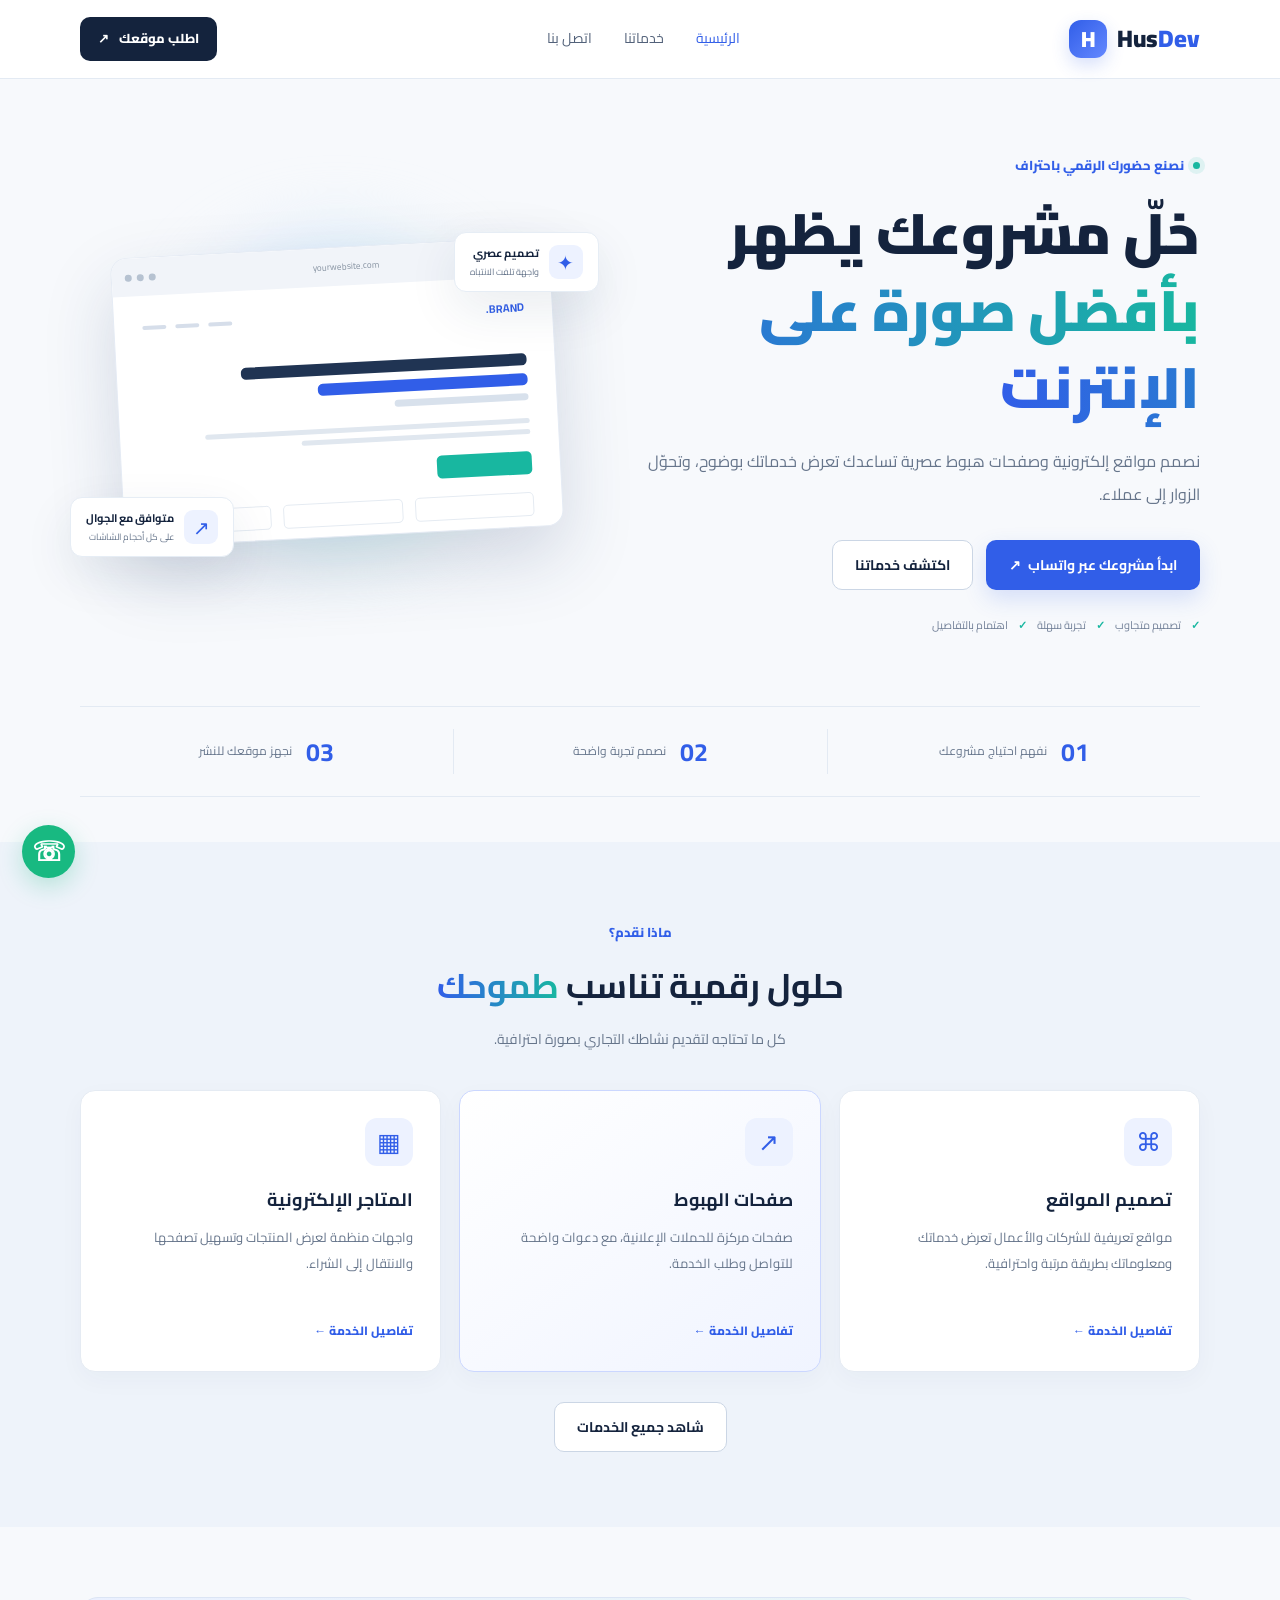
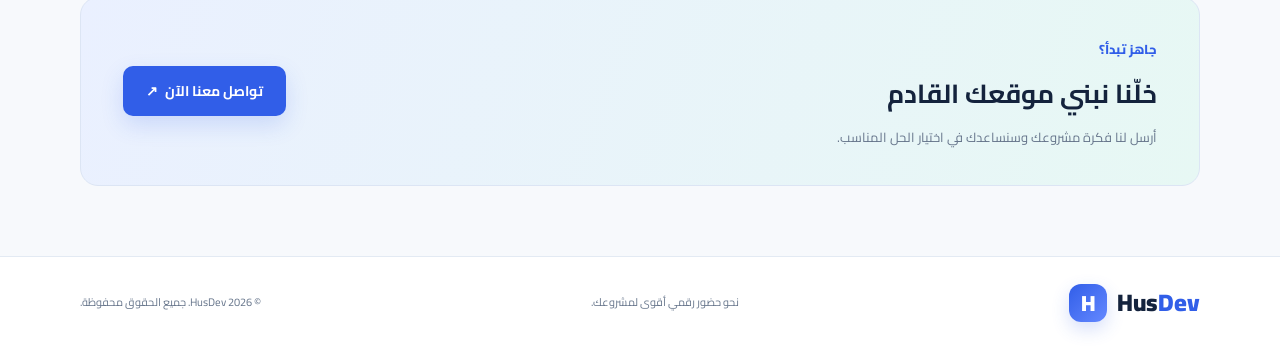
<file: index.html>
<!DOCTYPE html>
<html lang="ar" dir="rtl">
<head>
  <meta charset="UTF-8">
  <meta name="viewport" content="width=device-width, initial-scale=1.0">
  <meta name="description" content="HusDev لتصميم وبرمجة المواقع الإلكترونية وصفحات الهبوط والمتاجر الإلكترونية المتجاوبة مع جميع الأجهزة.">
  <meta name="keywords" content="تصميم مواقع, برمجة مواقع, تصميم صفحات الهبوط, Landing Page, HTML, CSS, JavaScript, متاجر إلكترونية, HusDev">
  <meta name="theme-color" content="#0b1220">
  <title>HusDev | تصميم مواقع وصفحات هبوط</title>
  <link rel="preconnect" href="https://fonts.googleapis.com">
  <link rel="preconnect" href="https://fonts.gstatic.com" crossorigin>
  <link href="https://fonts.googleapis.com/css2?family=Cairo:wght@400;500;600;700;800;900&display=swap" rel="stylesheet">
  <link rel="stylesheet" href="style.css">
  <script src="script.js" defer></script> 
  <meta name="google-site-verification" content="b6iDaltG746y8i93bk4vtt7NVeel9eJtgDVm7fX7v2c" />
</head>
<body>
  <header class="site-header">
    <nav class="nav container">
      <a class="brand" href="index.html" aria-label="HusDev الرئيسية"><span class="brand-mark">H</span><span>Hus<span class="accent">Dev</span></span></a>
      <button class="menu-toggle" aria-label="فتح القائمة" aria-expanded="false">☰</button>
      <div class="nav-links">
        <a class="active" href="index.html">الرئيسية</a>
        <a href="services.html">خدماتنا</a>
        <a href="contact.html">اتصل بنا</a>
      </div>
      <a class="nav-cta" href="contact.html">اطلب موقعك <span>↗</span></a>
    </nav>
  </header>

  <main>
    <section class="hero container">
      <div class="hero-copy">
        <span class="eyebrow"><i></i> نصنع حضورك الرقمي باحتراف</span>
        <h1>خلّ مشروعك يظهر<br> <span class="gradient-text">بأفضل صورة على الإنترنت</span></h1>
        <p class="hero-text">نصمم مواقع إلكترونية وصفحات هبوط عصرية تساعدك تعرض خدماتك بوضوح، وتحوّل الزوار إلى عملاء.</p>
        <div class="hero-actions">
          <a class="btn btn-primary" href="https://wa.me/966550863785?text=%D9%85%D8%B1%D8%AD%D8%A8%D8%A7%D8%8C%20%D8%A3%D8%B1%D9%8A%D8%AF%20%D8%A7%D9%84%D8%A7%D8%B3%D8%AA%D9%81%D8%B3%D8%A7%D8%B1%20%D8%B9%D9%86%20%D8%AA%D8%B5%D9%85%D9%8A%D9%85%20%D9%85%D9%88%D9%82%D8%B9." target="_blank" rel="noopener">ابدأ مشروعك عبر واتساب <span>↗</span></a>
          <a class="btn btn-outline" href="services.html">اكتشف خدماتنا</a>
        </div>
        <div class="trust-row"><span class="trust-icon">✓</span> تصميم متجاوب <span class="trust-icon">✓</span> تجربة سهلة <span class="trust-icon">✓</span> اهتمام بالتفاصيل</div>
      </div>
      <div class="hero-art" aria-label="تصميم توضيحي لموقع إلكتروني">
        <div class="glow"></div>
        <div class="browser-card">
          <div class="browser-top"><div class="dots"><b></b><b></b><b></b></div><span>yourwebsite.com</span><div></div></div>
          <div class="mock-content">
            <div class="mock-nav"><strong>BRAND.</strong><div><i></i><i></i><i></i></div></div>
            <div class="mock-heading"><span></span><span></span><span></span></div>
            <div class="mock-lines"><i></i><i></i></div>
            <div class="mock-button"></div>
            <div class="mock-stats"><b></b><b></b><b></b></div>
          </div>
        </div>
        <div class="float-card float-one"><span>✦</span><div><strong>تصميم عصري</strong><small>واجهة تلفت الانتباه</small></div></div>
        <div class="float-card float-two"><span>↗</span><div><strong>متوافق مع الجوال</strong><small>على كل أحجام الشاشات</small></div></div>
      </div>
    </section>

    <section class="stats container">
      <div><strong>01</strong><span>نفهم احتياج مشروعك</span></div>
      <div><strong>02</strong><span>نصمم تجربة واضحة</span></div>
      <div><strong>03</strong><span>نجهز موقعك للنشر</span></div>
    </section>

    <section class="section services-preview">
      <div class="container">
        <div class="section-heading"><span class="eyebrow">ماذا نقدم؟</span><h2>حلول رقمية تناسب <span class="gradient-text">طموحك</span></h2><p>كل ما تحتاجه لتقديم نشاطك التجاري بصورة احترافية.</p></div>
        <div class="service-grid">
          <article class="service-card"><div class="service-icon">⌘</div><h3>تصميم المواقع</h3><p>مواقع تعريفية للشركات والأعمال تعرض خدماتك ومعلوماتك بطريقة مرتبة واحترافية.</p><a href="services.html">تفاصيل الخدمة <span>←</span></a></article>
          <article class="service-card featured"><div class="service-icon">↗</div><h3>صفحات الهبوط</h3><p>صفحات مركزة للحملات الإعلانية، مع دعوات واضحة للتواصل وطلب الخدمة.</p><a href="services.html">تفاصيل الخدمة <span>←</span></a></article>
          <article class="service-card"><div class="service-icon">▦</div><h3>المتاجر الإلكترونية</h3><p>واجهات منظمة لعرض المنتجات وتسهيل تصفحها والانتقال إلى الشراء.</p><a href="services.html">تفاصيل الخدمة <span>←</span></a></article>
        </div>
        <div class="center-action"><a class="btn btn-outline dark-outline" href="services.html">شاهد جميع الخدمات</a></div>
      </div>
    </section>

    <section class="cta-section container">
      <div><span class="eyebrow">جاهز تبدأ؟</span><h2>خلّنا نبني موقعك القادم</h2><p>أرسل لنا فكرة مشروعك وسنساعدك في اختيار الحل المناسب.</p></div>
      <a class="btn btn-primary" href="contact.html">تواصل معنا الآن <span>↗</span></a>
    </section>
  </main>

  <footer class="footer"><div class="container footer-inner"><a class="brand" href="index.html"><span class="brand-mark">H</span><span>Hus<span class="accent">Dev</span></span></a><p>نحو حضور رقمي أقوى لمشروعك.</p><small>© <span data-year></span> HusDev. جميع الحقوق محفوظة.</small></div></footer>
  <a class="floating-whatsapp" href="https://wa.me/966550863785" target="_blank" rel="noopener" aria-label="تواصل عبر واتساب">☏</a>
</body>
</html>
</file>
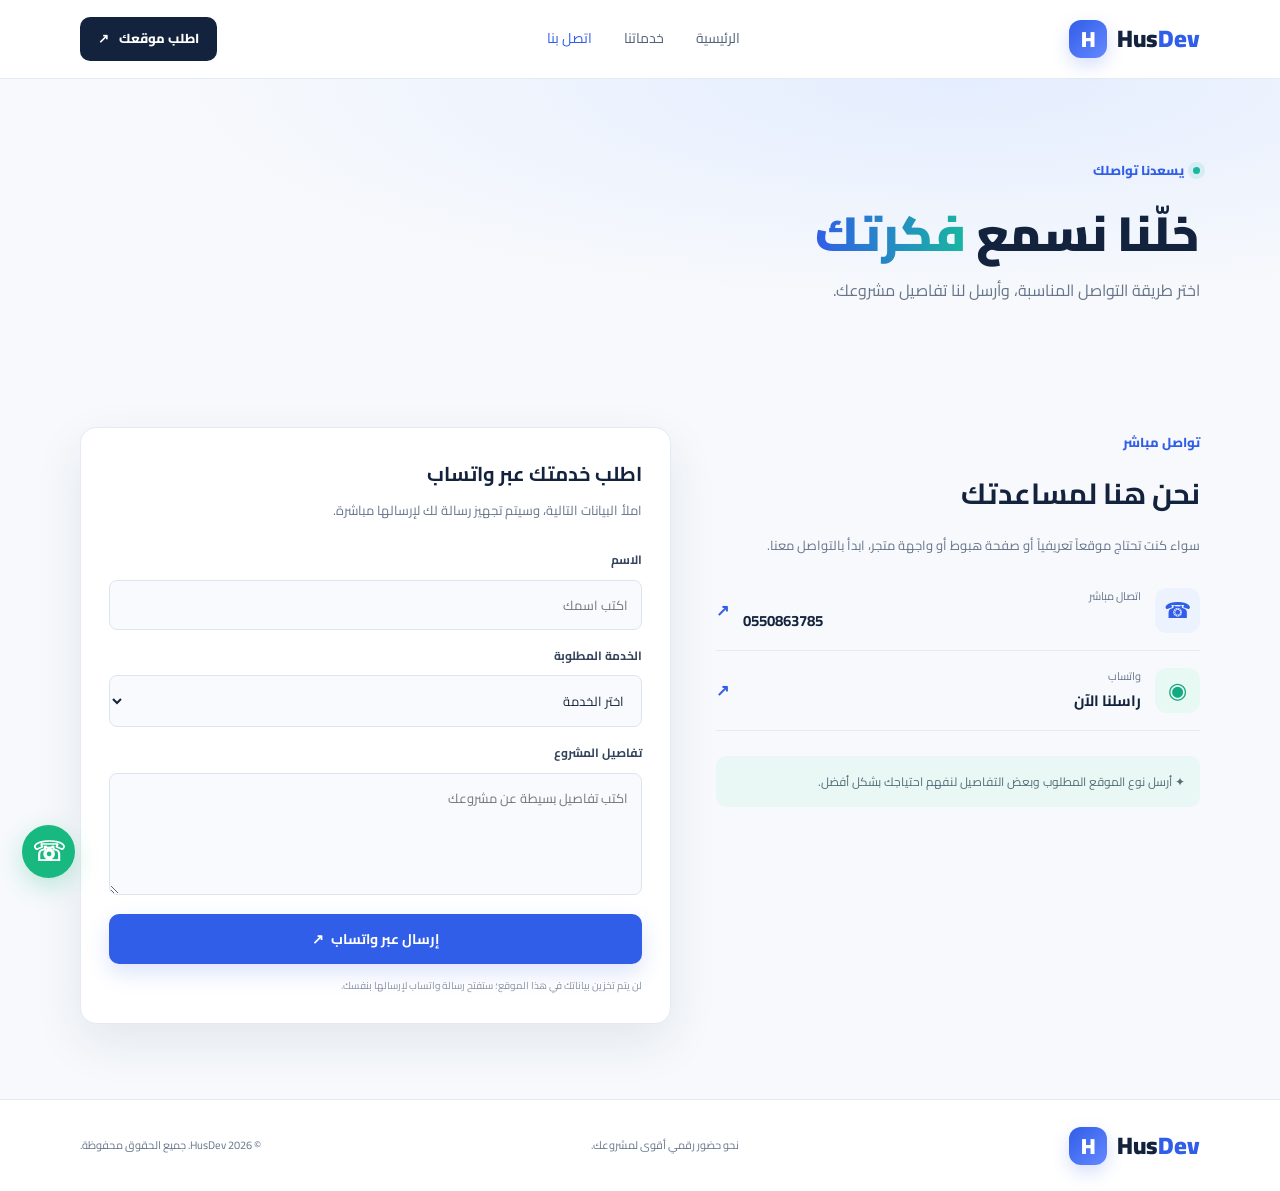
<file: contact.html>
<!DOCTYPE html>
<html lang="ar" dir="rtl">
<head>
  <meta charset="UTF-8"><meta name="viewport" content="width=device-width, initial-scale=1.0">
  <meta name="description" content="تواصل مع HusDev لطلب تصميم موقع إلكتروني أو صفحة هبوط أو متجر إلكتروني.">
  <title>اتصل بنا | HusDev</title>
  <link rel="preconnect" href="https://fonts.googleapis.com"><link rel="preconnect" href="https://fonts.gstatic.com" crossorigin>
  <link href="https://fonts.googleapis.com/css2?family=Cairo:wght@400;500;600;700;800;900&display=swap" rel="stylesheet"><link rel="stylesheet" href="style.css"><script src="script.js" defer></script>
</head>
<body>
<header class="site-header"><nav class="nav container"><a class="brand" href="index.html"><span class="brand-mark">H</span><span>Hus<span class="accent">Dev</span></span></a><button class="menu-toggle" aria-label="فتح القائمة" aria-expanded="false">☰</button><div class="nav-links"><a href="index.html">الرئيسية</a><a href="services.html">خدماتنا</a><a class="active" href="contact.html">اتصل بنا</a></div><a class="nav-cta" href="contact.html">اطلب موقعك <span>↗</span></a></nav></header>
<main>
  <section class="page-hero"><div class="container"><span class="eyebrow"><i></i> يسعدنا تواصلك</span><h1>خلّنا نسمع <span class="gradient-text">فكرتك</span></h1><p>اختر طريقة التواصل المناسبة، وأرسل لنا تفاصيل مشروعك.</p></div></section>
  <section class="section container contact-layout">
    <div class="contact-info"><span class="eyebrow">تواصل مباشر</span><h2>نحن هنا لمساعدتك</h2><p>سواء كنت تحتاج موقعاً تعريفياً أو صفحة هبوط أو واجهة متجر، ابدأ بالتواصل معنا.</p>
      <a class="contact-method" href="tel:0550863785"><span class="method-icon">☎</span><span><small>اتصال مباشر</small><strong dir="ltr">0550863785</strong></span><b>↗</b></a>
      <a class="contact-method" href="https://wa.me/966550863785" target="_blank" rel="noopener"><span class="method-icon whatsapp-icon">◉</span><span><small>واتساب</small><strong>راسلنا الآن</strong></span><b>↗</b></a>
      <div class="response-tip">✦ أرسل نوع الموقع المطلوب وبعض التفاصيل لنفهم احتياجك بشكل أفضل.</div>
    </div>
    <div class="contact-panel"><h3>اطلب خدمتك عبر واتساب</h3><p>املأ البيانات التالية، وسيتم تجهيز رسالة لك لإرسالها مباشرة.</p>
      <form id="contact-form">
        <label for="name">الاسم</label><input id="name" name="name" type="text" placeholder="اكتب اسمك" required>
        <label for="service">الخدمة المطلوبة</label><select id="service" name="service" required><option value="">اختر الخدمة</option><option>تصميم موقع إلكتروني</option><option>تصميم صفحة هبوط</option><option>تصميم متجر إلكتروني</option><option>خدمة أخرى</option></select>
        <label for="message">تفاصيل المشروع</label><textarea id="message" name="message" rows="4" placeholder="اكتب تفاصيل بسيطة عن مشروعك"></textarea>
        <button class="btn btn-primary form-submit" type="submit">إرسال عبر واتساب <span>↗</span></button>
      </form>
      <small class="form-hint">لن يتم تخزين بياناتك في هذا الموقع؛ ستفتح رسالة واتساب لإرسالها بنفسك.</small>
    </div>
  </section>
</main>
<footer class="footer"><div class="container footer-inner"><a class="brand" href="index.html"><span class="brand-mark">H</span><span>Hus<span class="accent">Dev</span></span></a><p>نحو حضور رقمي أقوى لمشروعك.</p><small>© <span data-year></span> HusDev. جميع الحقوق محفوظة.</small></div></footer><a class="floating-whatsapp" href="https://wa.me/966550863785" target="_blank" rel="noopener" aria-label="تواصل عبر واتساب">☏</a>
</body></html>
</file>
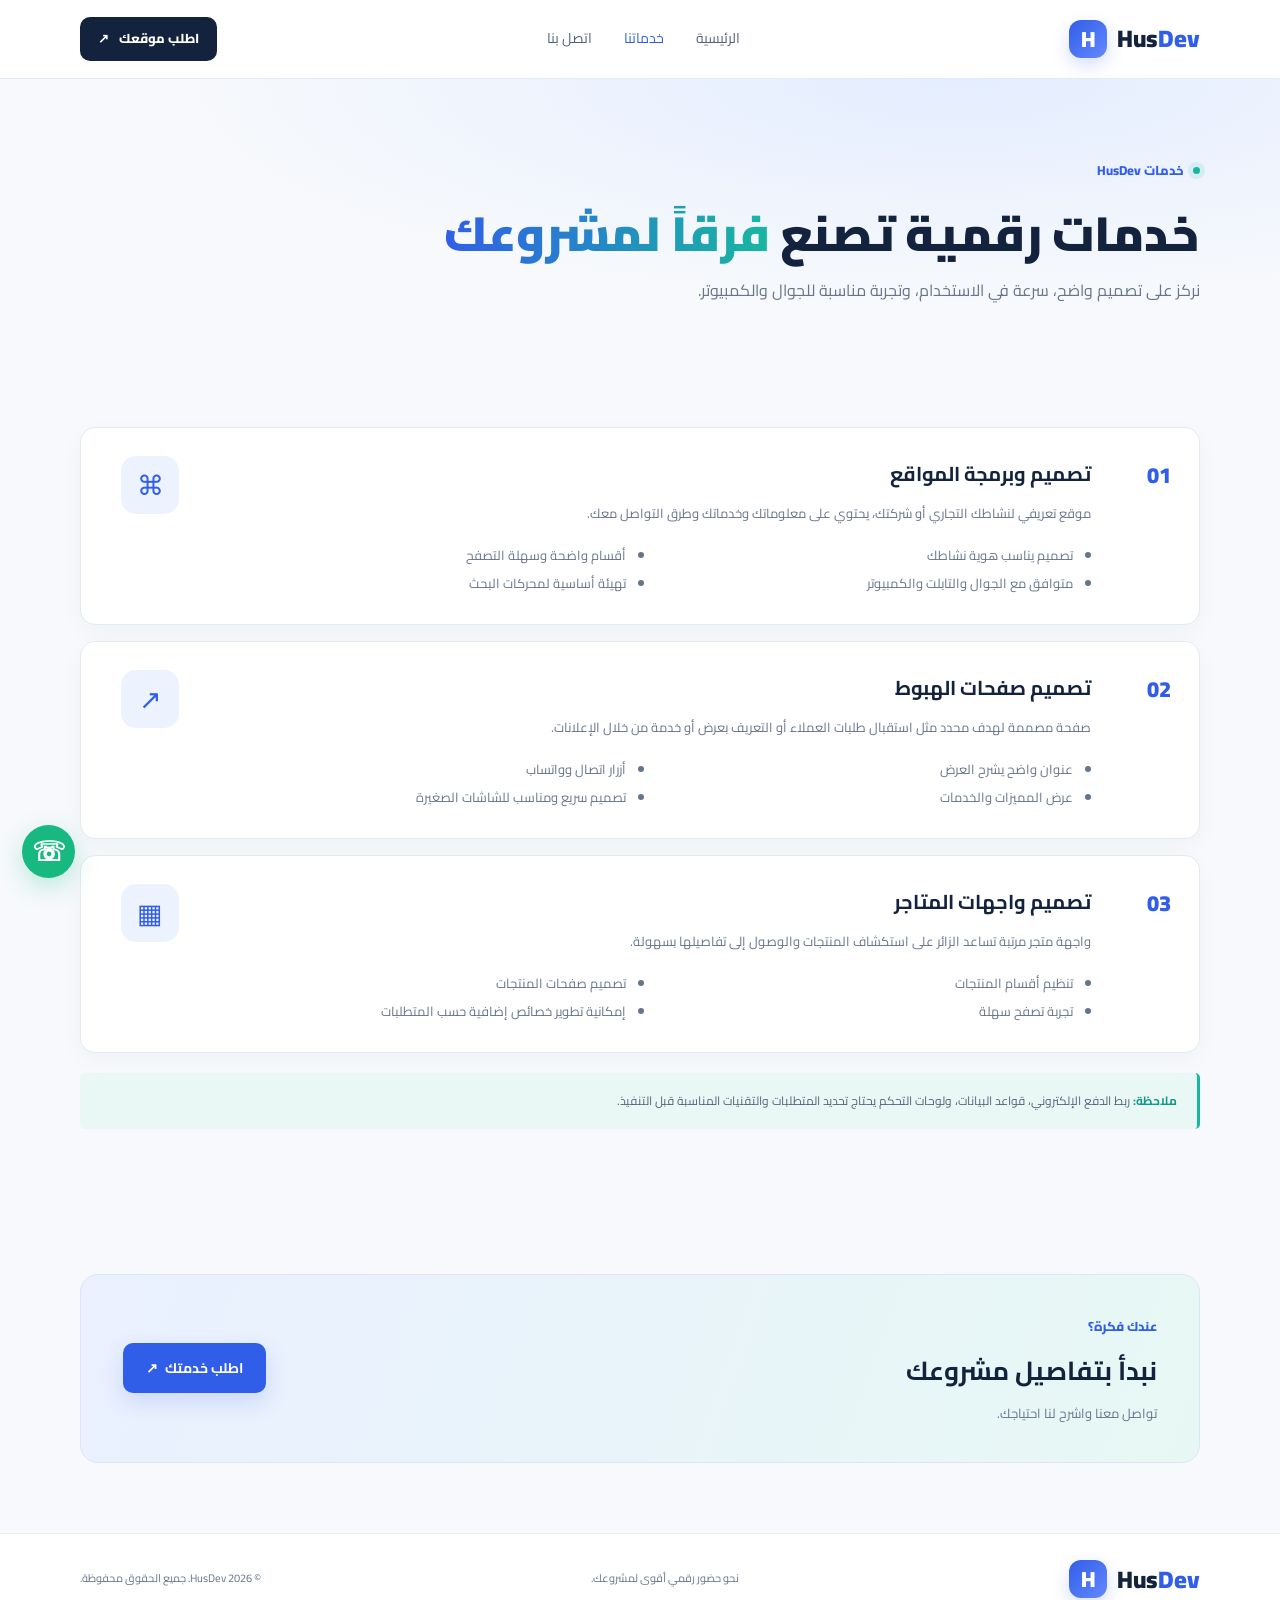
<file: services.html>
<!DOCTYPE html>
<html lang="ar" dir="rtl">
<head>
  <meta charset="UTF-8"><meta name="viewport" content="width=device-width, initial-scale=1.0">
  <meta name="description" content="تعرف على خدمات HusDev في تصميم المواقع الإلكترونية وصفحات الهبوط والمتاجر الإلكترونية.">
  <meta name="keywords" content="خدمات تصميم مواقع, برمجة مواقع HTML CSS JavaScript, صفحات هبوط, متجر إلكتروني">
  <title>خدماتنا | HusDev</title>
  <link rel="preconnect" href="https://fonts.googleapis.com"><link rel="preconnect" href="https://fonts.gstatic.com" crossorigin>
  <link href="https://fonts.googleapis.com/css2?family=Cairo:wght@400;500;600;700;800;900&display=swap" rel="stylesheet"><link rel="stylesheet" href="style.css"><script src="script.js" defer></script>
</head>
<body>
<header class="site-header"><nav class="nav container"><a class="brand" href="index.html"><span class="brand-mark">H</span><span>Hus<span class="accent">Dev</span></span></a><button class="menu-toggle" aria-label="فتح القائمة" aria-expanded="false">☰</button><div class="nav-links"><a href="index.html">الرئيسية</a><a class="active" href="services.html">خدماتنا</a><a href="contact.html">اتصل بنا</a></div><a class="nav-cta" href="contact.html">اطلب موقعك <span>↗</span></a></nav></header>
<main>
  <section class="page-hero"><div class="container"><span class="eyebrow"><i></i> خدمات HusDev</span><h1>خدمات رقمية تصنع <span class="gradient-text">فرقاً لمشروعك</span></h1><p>نركز على تصميم واضح، سرعة في الاستخدام، وتجربة مناسبة للجوال والكمبيوتر.</p></div></section>
  <section class="section container">
    <div class="service-list">
      <article class="detail-card"><div class="detail-number">01</div><div><h2>تصميم وبرمجة المواقع</h2><p>موقع تعريفي لنشاطك التجاري أو شركتك، يحتوي على معلوماتك وخدماتك وطرق التواصل معك.</p><ul><li>تصميم يناسب هوية نشاطك</li><li>أقسام واضحة وسهلة التصفح</li><li>متوافق مع الجوال والتابلت والكمبيوتر</li><li>تهيئة أساسية لمحركات البحث</li></ul></div><div class="detail-symbol">⌘</div></article>
      <article class="detail-card"><div class="detail-number">02</div><div><h2>تصميم صفحات الهبوط</h2><p>صفحة مصممة لهدف محدد مثل استقبال طلبات العملاء أو التعريف بعرض أو خدمة من خلال الإعلانات.</p><ul><li>عنوان واضح يشرح العرض</li><li>أزرار اتصال وواتساب</li><li>عرض المميزات والخدمات</li><li>تصميم سريع ومناسب للشاشات الصغيرة</li></ul></div><div class="detail-symbol">↗</div></article>
      <article class="detail-card"><div class="detail-number">03</div><div><h2>تصميم واجهات المتاجر</h2><p>واجهة متجر مرتبة تساعد الزائر على استكشاف المنتجات والوصول إلى تفاصيلها بسهولة.</p><ul><li>تنظيم أقسام المنتجات</li><li>تصميم صفحات المنتجات</li><li>تجربة تصفح سهلة</li><li>إمكانية تطوير خصائص إضافية حسب المتطلبات</li></ul></div><div class="detail-symbol">▦</div></article>
    </div>
    <div class="note-box"><strong>ملاحظة:</strong> ربط الدفع الإلكتروني، قواعد البيانات، ولوحات التحكم يحتاج تحديد المتطلبات والتقنيات المناسبة قبل التنفيذ.</div>
  </section>
  <section class="cta-section container"><div><span class="eyebrow">عندك فكرة؟</span><h2>نبدأ بتفاصيل مشروعك</h2><p>تواصل معنا واشرح لنا احتياجك.</p></div><a class="btn btn-primary" href="contact.html">اطلب خدمتك <span>↗</span></a></section>
</main>
<footer class="footer"><div class="container footer-inner"><a class="brand" href="index.html"><span class="brand-mark">H</span><span>Hus<span class="accent">Dev</span></span></a><p>نحو حضور رقمي أقوى لمشروعك.</p><small>© <span data-year></span> HusDev. جميع الحقوق محفوظة.</small></div></footer><a class="floating-whatsapp" href="https://wa.me/966550863785" target="_blank" rel="noopener" aria-label="تواصل عبر واتساب">☏</a>
</body></html>
</file>
<file: style.css>
@import url('https://fonts.googleapis.com/css2?family=Cairo:wght@400;500;600;700;800;900&display=swap');
:root{--bg:#f7f9fc;--panel:#fff;--panel2:#eef4fb;--text:#17243a;--muted:#66758b;--blue:#315ee8;--blue2:#2448c7;--mint:#18b7a0;--line:#e3eaf3;--navy:#14233d;--shadow:0 18px 50px rgba(26,53,91,.09)}
*{box-sizing:border-box}html{scroll-behavior:smooth}body{margin:0;font-family:'Cairo',sans-serif;background:var(--bg);color:var(--text);line-height:1.8}a{color:inherit;text-decoration:none}.container{width:min(1120px,calc(100% - 44px));margin-inline:auto}
.site-header{position:sticky;top:0;z-index:20;background:rgba(255,255,255,.92);backdrop-filter:blur(16px);border-bottom:1px solid var(--line)}.nav{height:78px;display:flex;align-items:center;justify-content:space-between;gap:24px}.brand{display:flex;align-items:center;gap:10px;font-size:24px;font-weight:900;direction:ltr;color:var(--navy)}.brand-mark{width:38px;height:38px;display:grid;place-items:center;background:linear-gradient(135deg,var(--blue),#6488ff);color:#fff;border-radius:12px;font-size:22px;box-shadow:0 7px 18px #315ee833}.accent{color:var(--blue)}.nav-links{display:flex;align-items:center;gap:32px;color:#53627a;font-size:14px}.nav-links a{transition:.2s}.nav-links a:hover,.nav-links a.active{color:var(--blue)}.nav-cta{font-size:13px;font-weight:800;background:var(--navy);padding:10px 18px;border-radius:10px;color:#fff;transition:.2s}.nav-cta:hover{background:var(--blue)}.nav-cta span,.btn span{margin-right:7px}.menu-toggle{display:none;background:none;border:0;color:var(--navy);font-size:26px}
.hero{min-height:600px;display:grid;grid-template-columns:1.04fr .96fr;align-items:center;gap:50px;padding-block:70px}.eyebrow{display:inline-flex;align-items:center;gap:9px;color:var(--blue);font-size:13px;font-weight:800}.eyebrow i{width:7px;height:7px;border-radius:50%;background:var(--mint);box-shadow:0 0 0 5px #18b7a01c}h1,h2,h3,p{margin-top:0}.hero h1,.page-hero h1{font-size:clamp(34px,5vw,57px);line-height:1.35;font-weight:900;margin:18px 0;color:var(--navy)}.gradient-text{background:linear-gradient(90deg,var(--blue),var(--mint));-webkit-background-clip:text;background-clip:text;color:transparent}.hero-text,.page-hero p{font-size:16px;line-height:2.1;color:var(--muted);max-width:560px}.hero-actions{display:flex;gap:13px;flex-wrap:wrap;margin-top:28px}.btn{min-height:49px;display:inline-flex;align-items:center;justify-content:center;padding:11px 22px;border-radius:10px;font:700 14px 'Cairo',sans-serif;transition:transform .2s,background .2s;border:1px solid transparent;cursor:pointer}.btn:hover{transform:translateY(-3px)}.btn-primary{background:var(--blue);color:#fff;box-shadow:0 9px 22px #315ee82b}.btn-primary:hover{background:var(--blue2)}.btn-outline{border-color:#cbd6e5;color:var(--navy);background:#fff}.btn-outline:hover{border-color:var(--blue);color:var(--blue)}.trust-row{display:flex;gap:10px;align-items:center;flex-wrap:wrap;color:#738198;font-size:11px;margin-top:26px}.trust-icon{color:var(--mint);font-weight:900}
.hero-art{height:390px;position:relative;display:grid;place-items:center}.glow{position:absolute;width:310px;height:310px;border-radius:50%;background:linear-gradient(135deg,#dce7ff,#d5f6ef);filter:blur(35px)}.browser-card{position:relative;width:min(440px,100%);height:290px;background:#fff;border:1px solid #e5ebf4;border-radius:16px;overflow:hidden;box-shadow:0 30px 70px rgba(28,55,99,.17);transform:rotate(-3deg)}.browser-top{height:38px;background:#f1f4f9;display:flex;align-items:center;justify-content:space-between;padding:0 13px;color:#8793a2;font-size:9px;direction:ltr}.dots{display:flex;gap:5px}.dots b{width:7px;height:7px;background:#b6c2d1;border-radius:50%}.mock-content{padding:22px 28px;color:var(--navy)}.mock-nav{display:flex;justify-content:space-between;align-items:center;font-size:11px}.mock-nav strong{color:var(--blue)}.mock-nav div{display:flex;gap:9px}.mock-nav i{width:24px;height:4px;background:#d6deea;border-radius:4px}.mock-heading{margin-top:35px;display:flex;flex-direction:column;gap:8px}.mock-heading span{height:12px;width:75%;background:#203453;border-radius:5px}.mock-heading span:nth-child(2){width:55%;background:var(--blue)}.mock-heading span:nth-child(3){width:35%;height:7px;background:#d8e1ec}.mock-lines{margin-top:18px;display:flex;flex-direction:column;gap:6px}.mock-lines i{height:5px;width:85%;background:#e0e7ef;border-radius:4px}.mock-lines i:nth-child(2){width:60%}.mock-button{margin-top:17px;width:95px;height:23px;background:var(--mint);border-radius:5px}.mock-stats{display:flex;gap:12px;margin-top:18px}.mock-stats b{height:24px;flex:1;border:1px solid #e5ebf2;border-radius:5px}.float-card{position:absolute;display:flex;align-items:center;gap:10px;background:#fff;border:1px solid #e6edf5;padding:11px 15px;border-radius:12px;box-shadow:var(--shadow)}.float-card>span{width:34px;height:34px;display:grid;place-items:center;border-radius:9px;background:#edf2ff;color:var(--blue);font-size:20px}.float-card strong,.float-card small{display:block}.float-card strong{font-size:11px;color:var(--navy)}.float-card small{font-size:9px;color:var(--muted)}.float-one{top:35px;right:-5px}.float-two{bottom:30px;left:-10px}
.stats{display:grid;grid-template-columns:repeat(3,1fr);border-block:1px solid var(--line);padding:22px 0;margin-bottom:45px}.stats div{display:flex;align-items:center;justify-content:center;gap:14px;border-left:1px solid var(--line)}.stats div:last-child{border:0}.stats strong{font-size:25px;color:var(--blue);direction:ltr}.stats span{font-size:12px;color:#68778d}.section{padding-block:75px}.services-preview{background:#eef3fa}.section-heading{text-align:center;margin-bottom:38px}.section-heading h2{font-size:34px;margin:10px 0;color:var(--navy)}.section-heading p{color:var(--muted);font-size:14px}.service-grid{display:grid;grid-template-columns:repeat(3,1fr);gap:18px}.service-card{background:#fff;border:1px solid #e5ebf3;padding:27px;border-radius:15px;transition:.25s;box-shadow:0 8px 25px rgba(30,57,92,.035)}.service-card:hover,.detail-card:hover{transform:translateY(-5px);border-color:#b9c9fa;box-shadow:var(--shadow)}.service-card.featured{background:linear-gradient(145deg,#fff,#f0f4ff);border-color:#cbd7ff}.service-icon{width:48px;height:48px;display:grid;place-items:center;background:#edf2ff;color:var(--blue);border-radius:12px;font-size:25px}.service-card h3{font-size:18px;margin:18px 0 8px;color:var(--navy)}.service-card p{color:var(--muted);font-size:13px;line-height:2;min-height:78px}.service-card a{font-size:12px;color:var(--blue);font-weight:800}.center-action{text-align:center;margin-top:30px}.dark-outline{border-color:#cbd6e5}.cta-section{margin-block:70px;padding:36px 42px;border:1px solid #dce5f4;border-radius:18px;background:linear-gradient(110deg,#eaf0ff,#e7f8f4);display:flex;justify-content:space-between;align-items:center;gap:25px}.cta-section h2{font-size:26px;margin:8px 0;color:var(--navy)}.cta-section p{color:var(--muted);font-size:13px;margin:0}
.footer{border-top:1px solid var(--line);padding:24px 0;background:#fff}.footer-inner{display:flex;align-items:center;justify-content:space-between;gap:15px}.footer p,.footer small{font-size:11px;color:var(--muted);margin:0}.page-hero{padding:75px 0 45px;background:radial-gradient(ellipse at 75% 0%,#e4edff,transparent 58%)}.page-hero h1{font-size:clamp(32px,4vw,48px);margin-bottom:8px}.page-hero p{margin-bottom:0}.service-list{display:grid;gap:16px}.detail-card{display:grid;grid-template-columns:60px 1fr 70px;gap:20px;align-items:start;padding:28px;background:#fff;border:1px solid var(--line);border-radius:15px;transition:.2s;box-shadow:0 8px 25px rgba(30,57,92,.035)}.detail-number{font-size:22px;font-weight:900;color:var(--blue)}.detail-card h2{font-size:20px;margin:0 0 8px;color:var(--navy)}.detail-card p,.detail-card li{font-size:13px;color:var(--muted);line-height:2}.detail-card ul{padding-right:18px;margin-bottom:0;display:grid;grid-template-columns:1fr 1fr;gap:2px 20px}.detail-symbol{width:58px;height:58px;border-radius:15px;background:#edf2ff;display:grid;place-items:center;color:var(--blue);font-size:27px}.note-box{margin-top:20px;padding:17px 20px;border-right:3px solid var(--mint);background:#eaf8f5;color:#53647a;font-size:12px;border-radius:5px}.note-box strong{color:#129984}
.contact-layout{display:grid;grid-template-columns:.9fr 1.1fr;gap:45px;align-items:start}.contact-info h2{font-size:29px;margin:12px 0;color:var(--navy)}.contact-info>p,.contact-panel>p{color:var(--muted);font-size:13px;line-height:2}.contact-method{display:flex;align-items:center;gap:14px;padding:16px 0;border-bottom:1px solid var(--line)}.method-icon{width:45px;height:45px;border-radius:12px;background:#edf2ff;color:var(--blue);display:grid;place-items:center;font-size:22px}.whatsapp-icon{background:#e8f8f2;color:#13a981}.contact-method span:nth-child(2){flex:1}.contact-method small,.contact-method strong{display:block}.contact-method small{font-size:11px;color:var(--muted)}.contact-method strong{font-size:15px;color:var(--navy)}.contact-method>b{color:var(--blue)}.response-tip{margin-top:25px;padding:15px;background:#eaf8f5;border-radius:10px;color:#536d78;font-size:12px}.contact-panel{background:#fff;border:1px solid var(--line);border-radius:16px;padding:28px;box-shadow:var(--shadow)}.contact-panel h3{font-size:20px;margin-bottom:5px;color:var(--navy)}.contact-panel form{display:grid;gap:9px;margin-top:20px}.contact-panel label{font-size:12px;font-weight:700;color:#34445c;margin-top:6px}.contact-panel input,.contact-panel select,.contact-panel textarea{width:100%;background:#f8fafd;border:1px solid #dce5ef;border-radius:8px;padding:12px 13px;color:var(--text);font:13px 'Cairo',sans-serif;outline:none}.contact-panel input:focus,.contact-panel select:focus,.contact-panel textarea:focus{border-color:var(--blue);box-shadow:0 0 0 3px #315ee815}.contact-panel textarea{resize:vertical}.contact-panel select option{background:#fff}.form-submit{width:100%;margin-top:10px}.form-hint{display:block;color:#8793a5;font-size:10px;margin-top:13px}.floating-whatsapp{position:fixed;bottom:22px;left:22px;width:53px;height:53px;border-radius:50%;background:#18b981;color:#fff;display:grid;place-items:center;font-size:27px;font-weight:900;box-shadow:0 8px 25px #18b98144;z-index:15;transition:.2s}.floating-whatsapp:hover{transform:scale(1.08)}
@media(max-width:800px){.nav{height:70px}.menu-toggle{display:block;order:3}.nav-cta{display:none}.nav-links{display:none;position:absolute;top:70px;right:0;left:0;padding:18px 24px 22px;background:#fff;border-bottom:1px solid var(--line);flex-direction:column;align-items:stretch;gap:12px;box-shadow:0 12px 25px #1a355b12}.nav-links.open{display:flex}.nav-links a{padding:7px 0}.hero{grid-template-columns:1fr;padding-block:55px 30px;gap:20px}.hero-copy{text-align:center}.hero-text{margin-inline:auto}.hero-actions,.trust-row{justify-content:center}.hero-art{height:330px;max-width:540px;width:100%;margin:auto}.browser-card{width:85%;height:260px}.mock-content{padding:18px 22px}.float-one{right:0}.float-two{left:0}.stats{margin-bottom:15px}.service-grid{grid-template-columns:1fr}.service-card p{min-height:0}.cta-section{margin-block:45px;padding:27px;flex-direction:column;align-items:flex-start}.contact-layout{grid-template-columns:1fr;gap:30px}.section{padding-block:50px}.page-hero{padding:55px 0 25px}}
@media(max-width:520px){.container{width:min(100% - 30px,1120px)}.brand{font-size:21px}.hero h1{font-size:35px}.hero-text{font-size:14px}.hero-art{height:270px}.browser-card{height:225px;width:88%}.mock-content{padding:14px 17px}.mock-heading{margin-top:22px}.float-card{padding:8px 10px}.float-card>span{width:29px;height:29px}.float-card strong{font-size:9px}.float-card small{font-size:8px}.float-one{top:5px}.float-two{bottom:5px}.stats{grid-template-columns:1fr;gap:12px;padding:18px 0}.stats div{border:0;justify-content:flex-start;padding-right:20px}.section-heading h2{font-size:27px}.detail-card{grid-template-columns:38px 1fr;gap:12px;padding:20px}.detail-symbol{display:none}.detail-card h2{font-size:17px}.detail-card ul{grid-template-columns:1fr}.contact-panel{padding:20px}.footer-inner{flex-wrap:wrap}.footer-inner p{order:3;width:100%}.cta-section h2{font-size:22px}.floating-whatsapp{width:49px;height:49px;bottom:16px;left:16px}}
</file>
